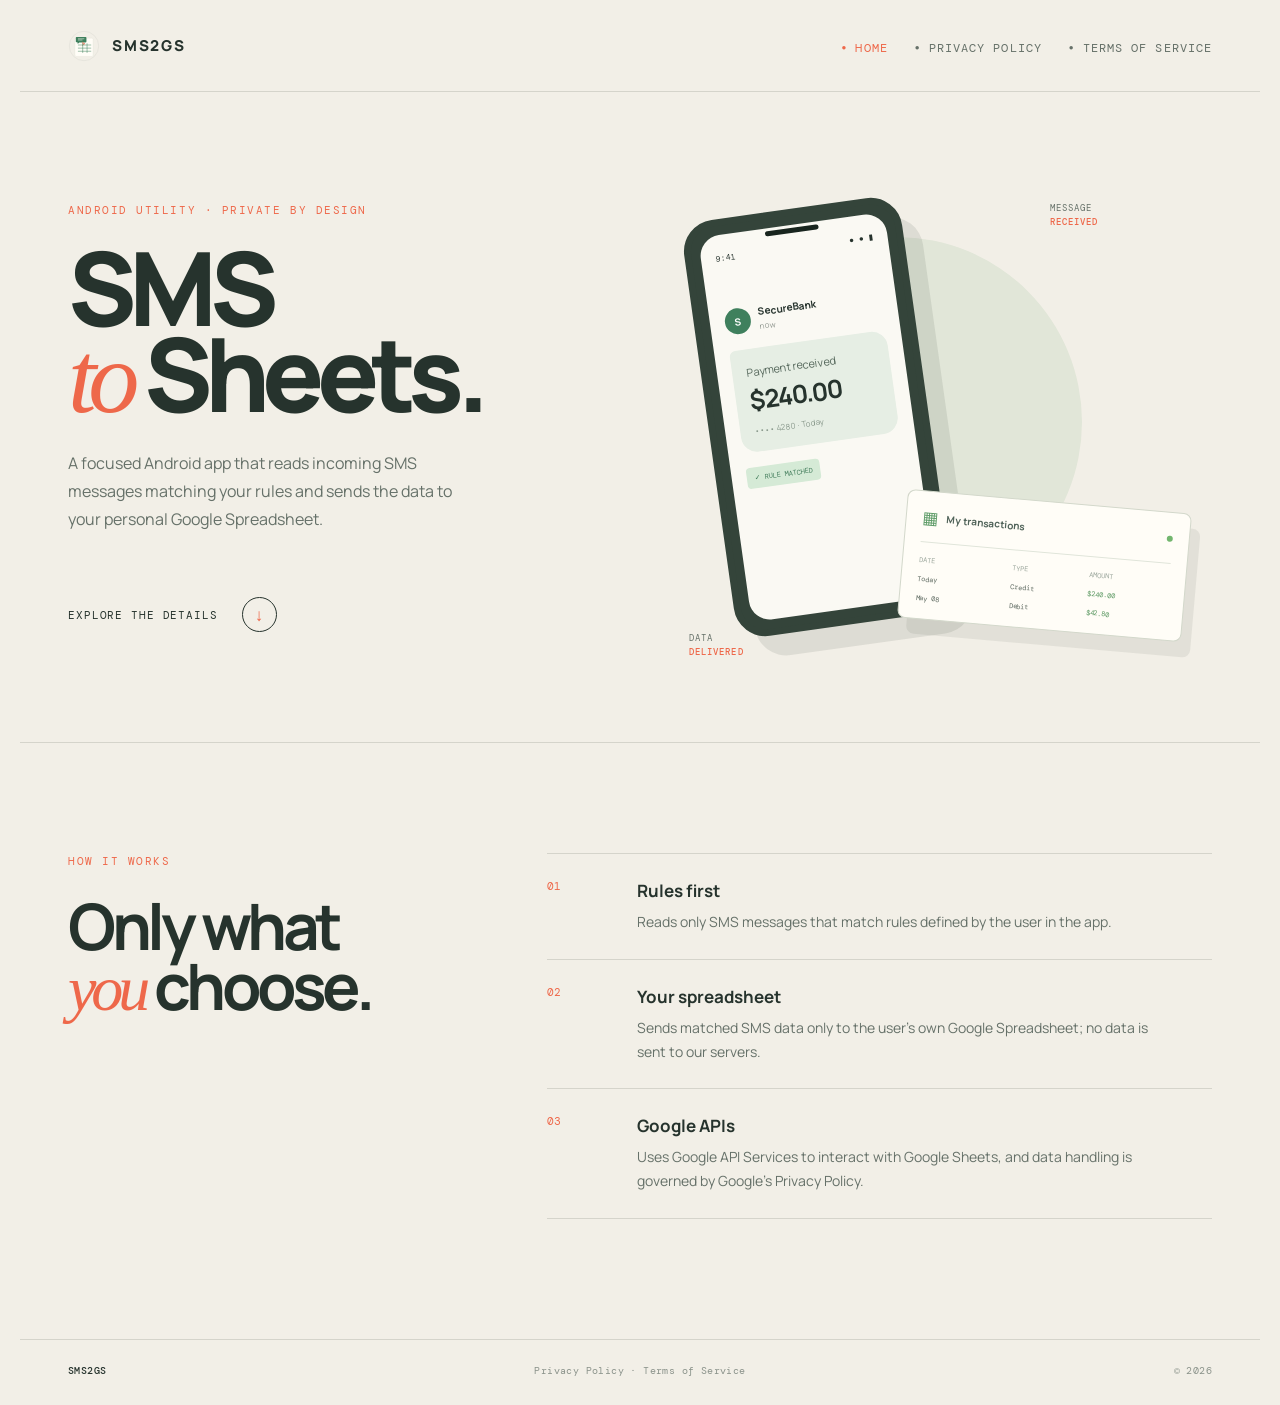
<file: index.html>
<!doctype html>
<html lang="en">
  <head>
    <meta charset="UTF-8" />
    <meta name="viewport" content="width=device-width, initial-scale=1.0" />
    <meta name="description" content="SMS2GS sends selected SMS data to your personal Google Spreadsheet." />
    <link rel="stylesheet" href="style.css" />
    <title>SMS2GS | SMS to Google Sheets</title>
  </head>
  <body>
    <div id="app"></div>
    <script src="main.js"></script>
  </body>
</html>
</file>
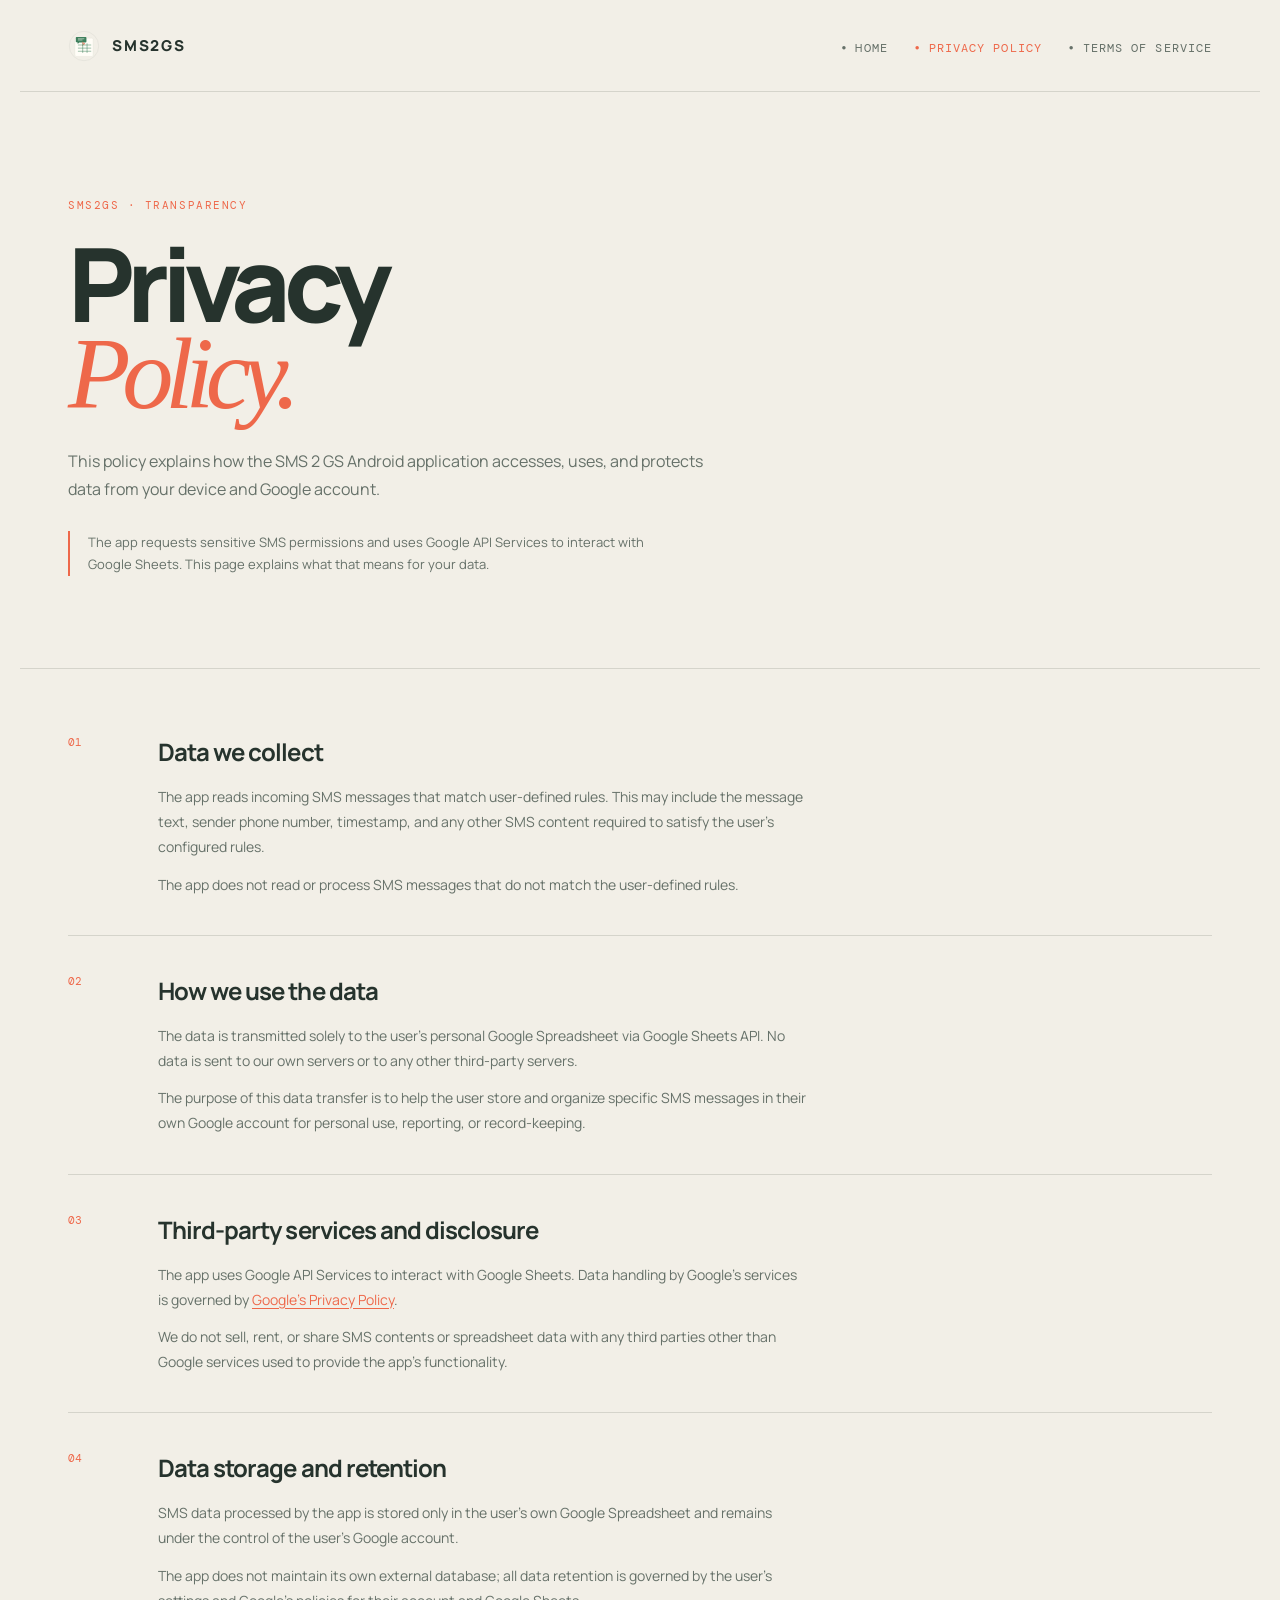
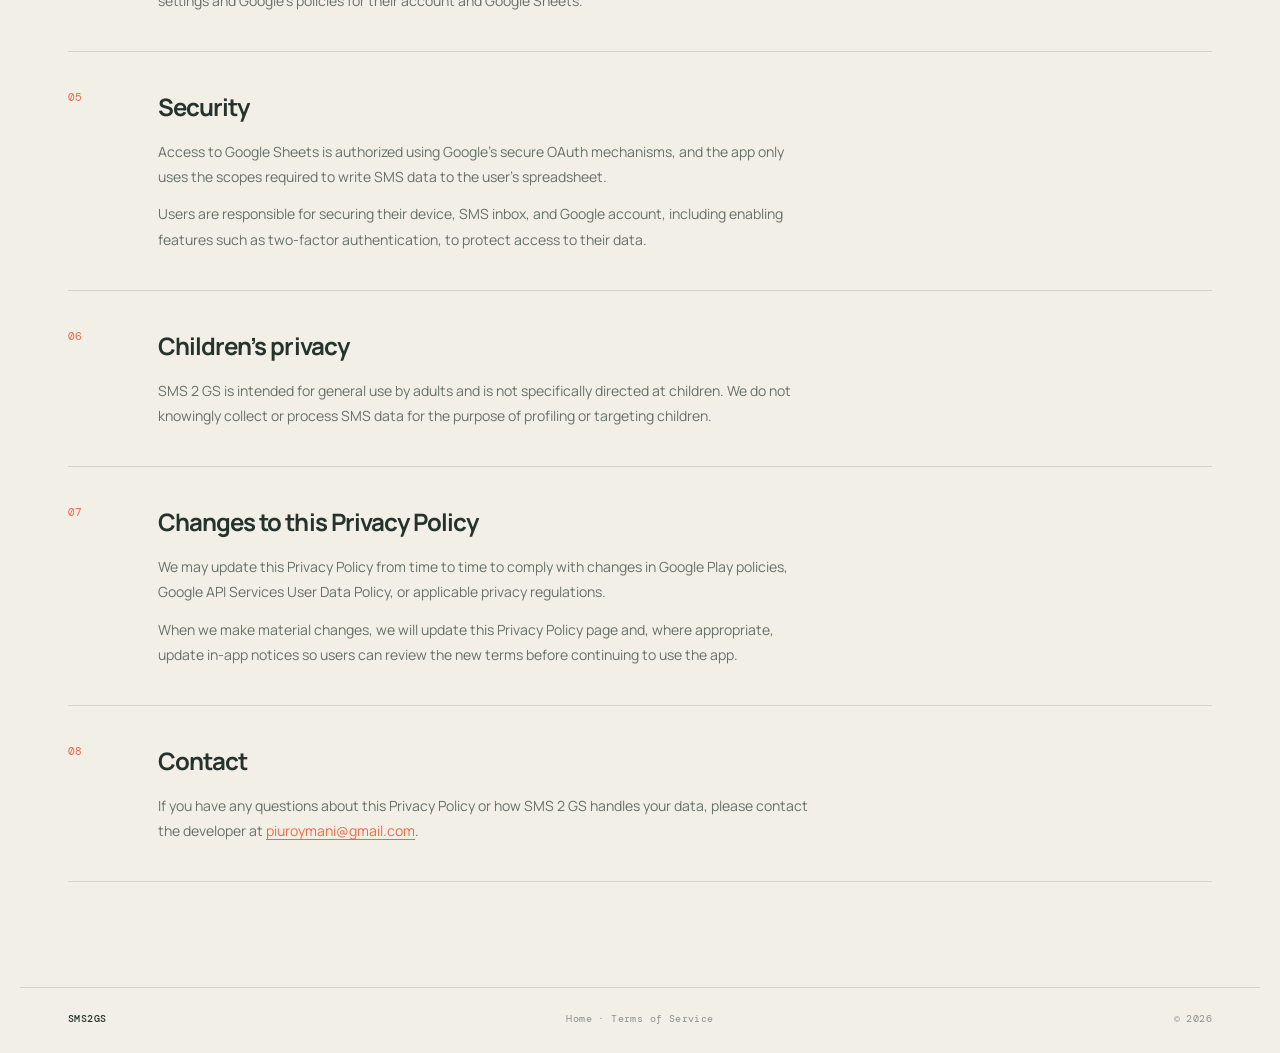
<file: privacy-policy.html>
<!doctype html>
<html lang="en">
  <head>
    <meta charset="UTF-8" />
    <meta name="viewport" content="width=device-width, initial-scale=1.0" />
    <meta name="description" content="SMS2GS Privacy Policy: how the app accesses, uses, and protects SMS and Google Sheets data." />
    <link rel="stylesheet" href="style.css" />
    <title>SMS2GS | Privacy Policy</title>
  </head>
  <body>
    <header class="site-header">
      <a class="brand" href="index.html" aria-label="SMS2GS home">
        <img class="brand-logo" src="ic_app_logo.svg" alt="" aria-hidden="true" />
        <span>SMS2GS</span>
      </a>
      <nav aria-label="Primary navigation">
        <a class="nav-link" href="index.html">Home</a>
        <a class="nav-link active" href="privacy-policy.html">Privacy Policy</a>
        <a class="nav-link" href="terms-of-service.html">Terms of Service</a>
      </nav>
    </header>

    <main>
      <section class="policy-intro section-shell">
        <p class="eyebrow">SMS2GS · transparency</p>
        <h1>Privacy<br /><em>Policy.</em></h1>
        <p class="intro">This policy explains how the SMS 2 GS Android application accesses, uses, and protects data from your device and Google account.</p>
        <p class="policy-note">The app requests sensitive SMS permissions and uses Google API Services to interact with Google Sheets. This page explains what that means for your data.</p>
      </section>

      <section class="policy-content section-shell">
        <article class="policy-section"><span class="principle-number">01</span><div><h2>Data we collect</h2><p>The app reads incoming SMS messages that match user-defined rules. This may include the message text, sender phone number, timestamp, and any other SMS content required to satisfy the user’s configured rules.</p><p>The app does not read or process SMS messages that do not match the user-defined rules.</p></div></article>
        <article class="policy-section"><span class="principle-number">02</span><div><h2>How we use the data</h2><p>The data is transmitted solely to the user’s personal Google Spreadsheet via Google Sheets API. No data is sent to our own servers or to any other third-party servers.</p><p>The purpose of this data transfer is to help the user store and organize specific SMS messages in their own Google account for personal use, reporting, or record-keeping.</p></div></article>
        <article class="policy-section"><span class="principle-number">03</span><div><h2>Third-party services and disclosure</h2><p>The app uses Google API Services to interact with Google Sheets. Data handling by Google’s services is governed by <a href="https://policies.google.com/privacy" target="_blank" rel="noopener">Google’s Privacy Policy</a>.</p><p>We do not sell, rent, or share SMS contents or spreadsheet data with any third parties other than Google services used to provide the app’s functionality.</p></div></article>
        <article class="policy-section"><span class="principle-number">04</span><div><h2>Data storage and retention</h2><p>SMS data processed by the app is stored only in the user’s own Google Spreadsheet and remains under the control of the user’s Google account.</p><p>The app does not maintain its own external database; all data retention is governed by the user’s settings and Google’s policies for their account and Google Sheets.</p></div></article>
        <article class="policy-section"><span class="principle-number">05</span><div><h2>Security</h2><p>Access to Google Sheets is authorized using Google’s secure OAuth mechanisms, and the app only uses the scopes required to write SMS data to the user’s spreadsheet.</p><p>Users are responsible for securing their device, SMS inbox, and Google account, including enabling features such as two-factor authentication, to protect access to their data.</p></div></article>
        <article class="policy-section"><span class="principle-number">06</span><div><h2>Children’s privacy</h2><p>SMS 2 GS is intended for general use by adults and is not specifically directed at children. We do not knowingly collect or process SMS data for the purpose of profiling or targeting children.</p></div></article>
        <article class="policy-section"><span class="principle-number">07</span><div><h2>Changes to this Privacy Policy</h2><p>We may update this Privacy Policy from time to time to comply with changes in Google Play policies, Google API Services User Data Policy, or applicable privacy regulations.</p><p>When we make material changes, we will update this Privacy Policy page and, where appropriate, update in-app notices so users can review the new terms before continuing to use the app.</p></div></article>
        <article class="policy-section"><span class="principle-number">08</span><div><h2>Contact</h2><p>If you have any questions about this Privacy Policy or how SMS 2 GS handles your data, please contact the developer at <a href="mailto:piuroymani@gmail.com">piuroymani@gmail.com</a>.</p></div></article>
      </section>
    </main>

    <footer class="site-footer section-shell"><span>SMS2GS</span><span><a href="index.html">Home</a> · <a href="terms-of-service.html">Terms of Service</a></span><span>© 2026</span></footer>
  </body>
</html>
</file>
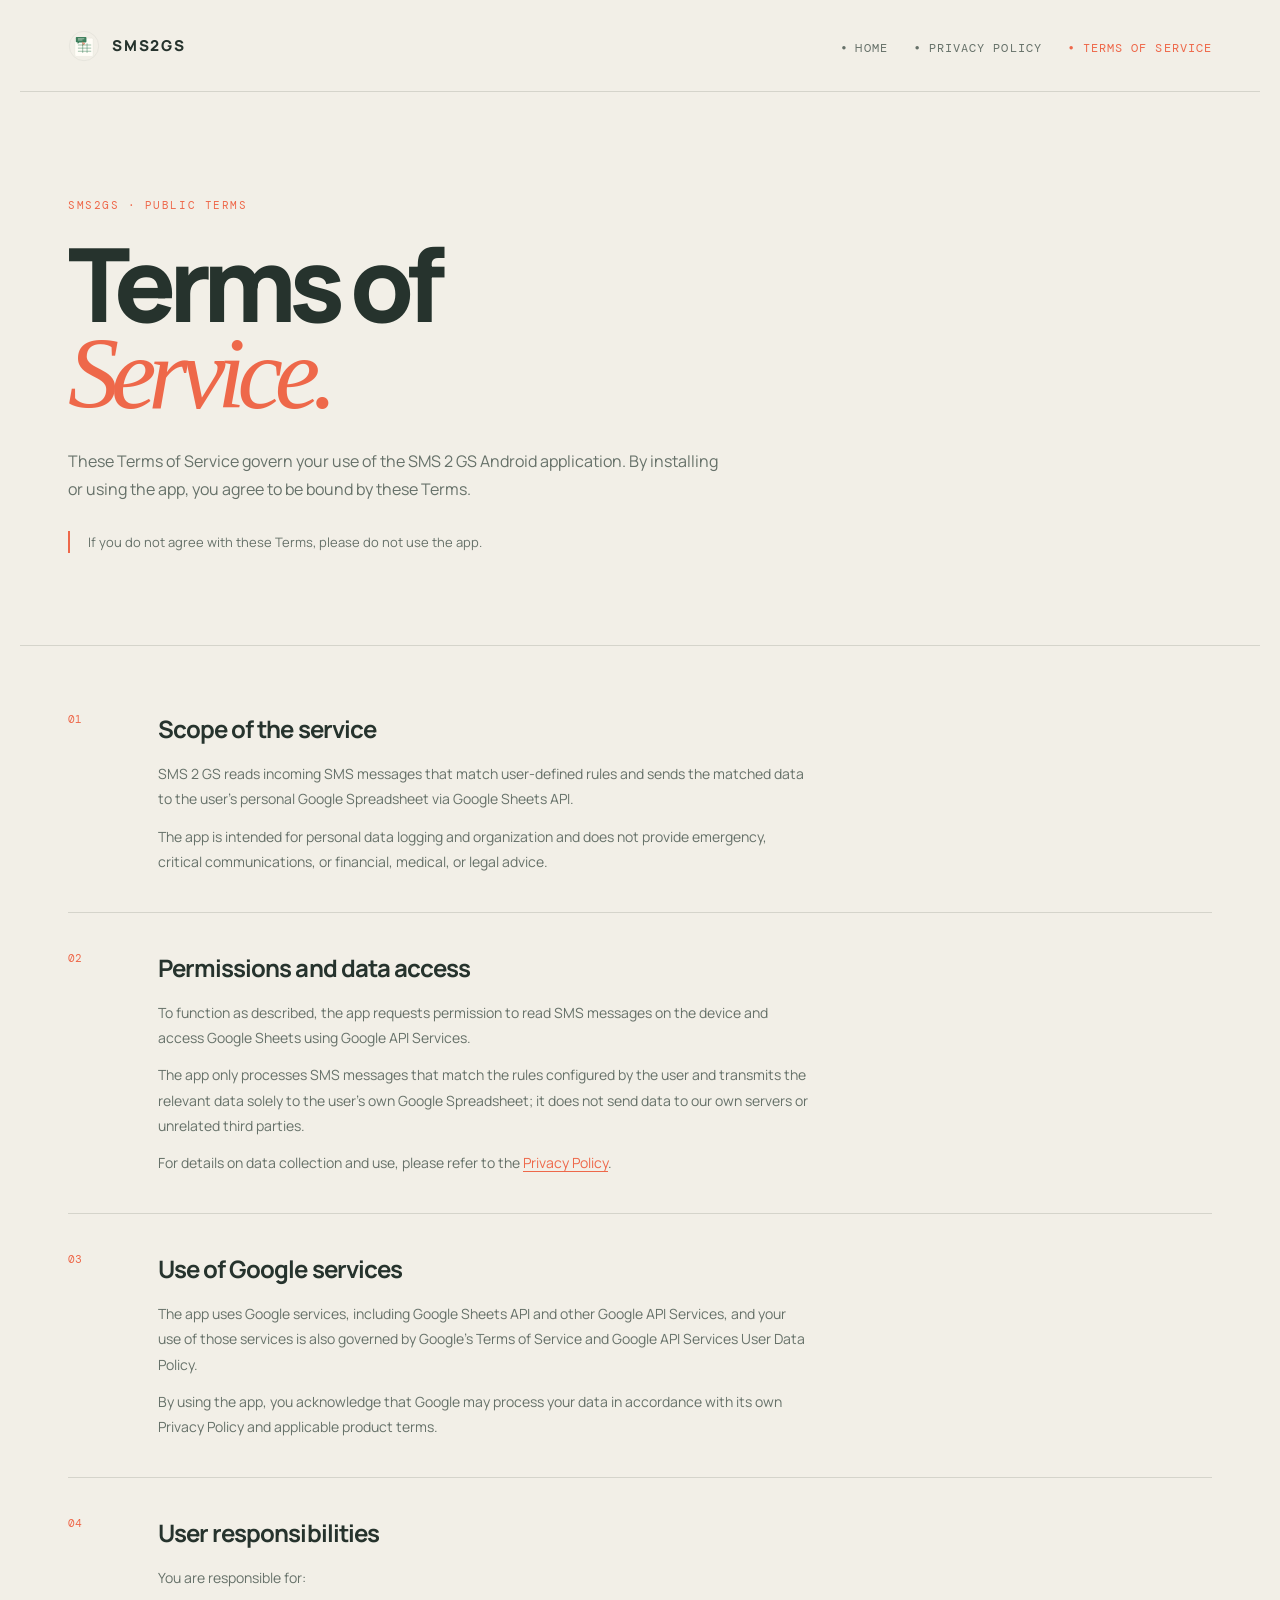
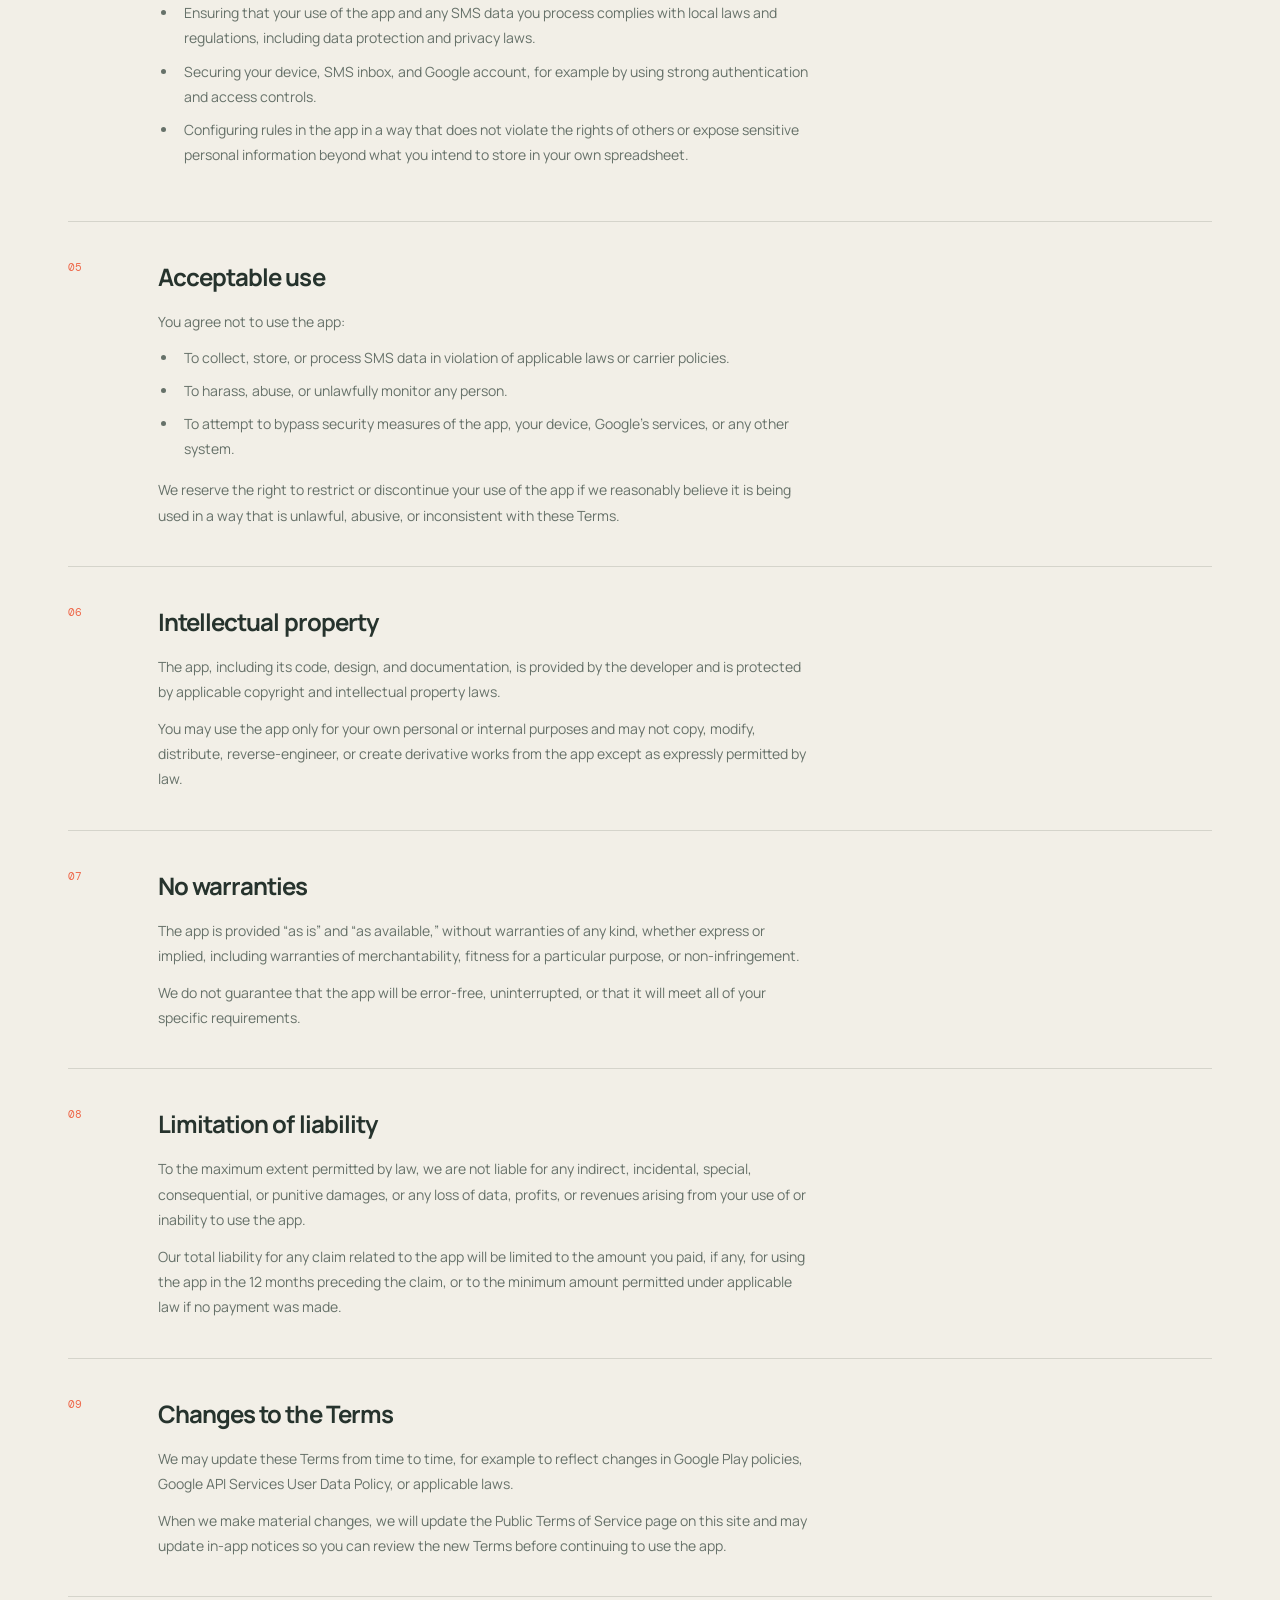
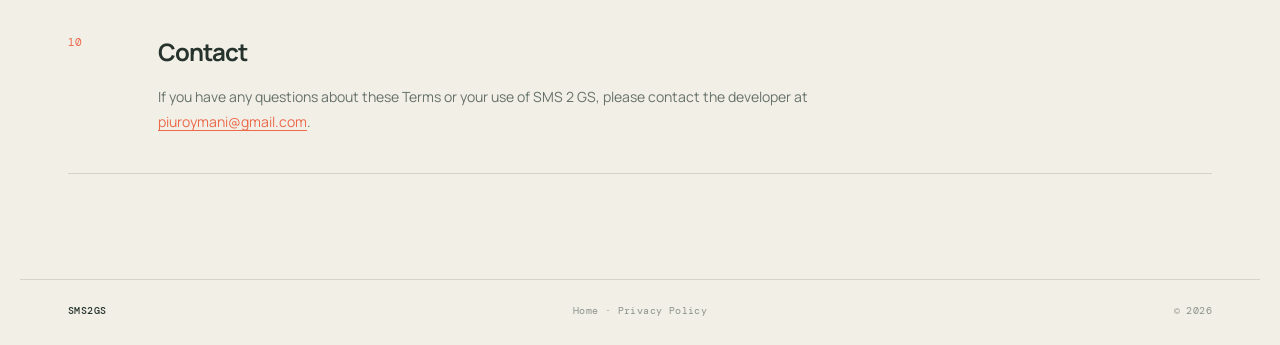
<file: terms-of-service.html>
<!doctype html>
<html lang="en">
  <head>
    <meta charset="UTF-8" />
    <meta name="viewport" content="width=device-width, initial-scale=1.0" />
    <meta name="description" content="SMS2GS Terms of Service." />
    <link rel="stylesheet" href="style.css" />
    <title>SMS2GS | Terms of Service</title>
  </head>
  <body>
    <header class="site-header">
      <a class="brand" href="index.html" aria-label="SMS2GS home">
        <img class="brand-logo" src="ic_app_logo.svg" alt="" aria-hidden="true" />
        <span>SMS2GS</span>
      </a>
      <nav aria-label="Primary navigation">
        <a class="nav-link" href="index.html">Home</a>
        <a class="nav-link" href="privacy-policy.html">Privacy Policy</a>
        <a class="nav-link active" href="terms-of-service.html">Terms of Service</a>
      </nav>
    </header>

    <main>
      <section class="policy-intro section-shell">
        <p class="eyebrow">SMS2GS · public terms</p>
        <h1>Terms of<br /><em>Service.</em></h1>
        <p class="intro">These Terms of Service govern your use of the SMS 2 GS Android application. By installing or using the app, you agree to be bound by these Terms.</p>
        <p class="policy-note">If you do not agree with these Terms, please do not use the app.</p>
      </section>

      <section class="policy-content section-shell">
        <article class="policy-section"><span class="principle-number">01</span><div><h2>Scope of the service</h2><p>SMS 2 GS reads incoming SMS messages that match user-defined rules and sends the matched data to the user’s personal Google Spreadsheet via Google Sheets API.</p><p>The app is intended for personal data logging and organization and does not provide emergency, critical communications, or financial, medical, or legal advice.</p></div></article>
        <article class="policy-section"><span class="principle-number">02</span><div><h2>Permissions and data access</h2><p>To function as described, the app requests permission to read SMS messages on the device and access Google Sheets using Google API Services.</p><p>The app only processes SMS messages that match the rules configured by the user and transmits the relevant data solely to the user’s own Google Spreadsheet; it does not send data to our own servers or unrelated third parties.</p><p>For details on data collection and use, please refer to the <a href="privacy-policy.html">Privacy Policy</a>.</p></div></article>
        <article class="policy-section"><span class="principle-number">03</span><div><h2>Use of Google services</h2><p>The app uses Google services, including Google Sheets API and other Google API Services, and your use of those services is also governed by Google’s Terms of Service and Google API Services User Data Policy.</p><p>By using the app, you acknowledge that Google may process your data in accordance with its own Privacy Policy and applicable product terms.</p></div></article>
        <article class="policy-section"><span class="principle-number">04</span><div><h2>User responsibilities</h2><p>You are responsible for:</p><ul><li>Ensuring that your use of the app and any SMS data you process complies with local laws and regulations, including data protection and privacy laws.</li><li>Securing your device, SMS inbox, and Google account, for example by using strong authentication and access controls.</li><li>Configuring rules in the app in a way that does not violate the rights of others or expose sensitive personal information beyond what you intend to store in your own spreadsheet.</li></ul></div></article>
        <article class="policy-section"><span class="principle-number">05</span><div><h2>Acceptable use</h2><p>You agree not to use the app:</p><ul><li>To collect, store, or process SMS data in violation of applicable laws or carrier policies.</li><li>To harass, abuse, or unlawfully monitor any person.</li><li>To attempt to bypass security measures of the app, your device, Google’s services, or any other system.</li></ul><p>We reserve the right to restrict or discontinue your use of the app if we reasonably believe it is being used in a way that is unlawful, abusive, or inconsistent with these Terms.</p></div></article>
        <article class="policy-section"><span class="principle-number">06</span><div><h2>Intellectual property</h2><p>The app, including its code, design, and documentation, is provided by the developer and is protected by applicable copyright and intellectual property laws.</p><p>You may use the app only for your own personal or internal purposes and may not copy, modify, distribute, reverse-engineer, or create derivative works from the app except as expressly permitted by law.</p></div></article>
        <article class="policy-section"><span class="principle-number">07</span><div><h2>No warranties</h2><p>The app is provided “as is” and “as available,” without warranties of any kind, whether express or implied, including warranties of merchantability, fitness for a particular purpose, or non-infringement.</p><p>We do not guarantee that the app will be error-free, uninterrupted, or that it will meet all of your specific requirements.</p></div></article>
        <article class="policy-section"><span class="principle-number">08</span><div><h2>Limitation of liability</h2><p>To the maximum extent permitted by law, we are not liable for any indirect, incidental, special, consequential, or punitive damages, or any loss of data, profits, or revenues arising from your use of or inability to use the app.</p><p>Our total liability for any claim related to the app will be limited to the amount you paid, if any, for using the app in the 12 months preceding the claim, or to the minimum amount permitted under applicable law if no payment was made.</p></div></article>
        <article class="policy-section"><span class="principle-number">09</span><div><h2>Changes to the Terms</h2><p>We may update these Terms from time to time, for example to reflect changes in Google Play policies, Google API Services User Data Policy, or applicable laws.</p><p>When we make material changes, we will update the Public Terms of Service page on this site and may update in-app notices so you can review the new Terms before continuing to use the app.</p></div></article>
        <article class="policy-section"><span class="principle-number">10</span><div><h2>Contact</h2><p>If you have any questions about these Terms or your use of SMS 2 GS, please contact the developer at <a href="mailto:piuroymani@gmail.com">piuroymani@gmail.com</a>.</p></div></article>
      </section>
    </main>

    <footer class="site-footer section-shell"><span>SMS2GS</span><span><a href="index.html">Home</a> · <a href="privacy-policy.html">Privacy Policy</a></span><span>© 2026</span></footer>
  </body>
</html>
</file>
<file: style.css>
@import url('https://fonts.googleapis.com/css2?family=DM+Mono:wght@400;500&family=Manrope:wght@400;500;600;700;800&display=swap');

:root { font-family: 'Manrope', sans-serif; color: #26332d; background: #f2efe7; font-synthesis: none; --ink: #26332d; --muted: #667169; --paper: #f2efe7; --line: #d5d4cb; --accent: #ee684a; --green: #3f805d; }
.policy-intro { padding-top: 105px; padding-bottom: 92px; border-bottom: 1px solid var(--line); }
.policy-intro h1 { margin-bottom: 30px; }
.policy-intro .intro { max-width: 650px; }
.policy-note { max-width: 620px; margin: 28px 0 0; padding-left: 18px; border-left: 2px solid var(--accent); color: var(--muted); font-size: 13px; line-height: 1.75; }
.policy-content { padding-top: 28px; padding-bottom: 105px; }
.policy-section { display: grid; grid-template-columns: 72px minmax(0, 650px); gap: 18px; padding: 38px 0; border-bottom: 1px solid var(--line); }
.policy-section h2 { margin: 0 0 16px; font-size: 24px; letter-spacing: -.04em; }
.policy-section p { margin-bottom: 12px; color: var(--muted); font-size: 14px; line-height: 1.8; }
.policy-section ul { margin: -2px 0 16px; padding-left: 20px; color: var(--muted); font-size: 14px; line-height: 1.8; }
.policy-section li { padding-left: 6px; margin-bottom: 8px; }
.policy-section p:last-child { margin-bottom: 0; }
.policy-section a { color: var(--accent); text-decoration: underline; text-underline-offset: 3px; }
* { box-sizing: border-box; }
html { scroll-behavior: smooth; }
body { margin: 0; background: var(--paper); }
a { color: inherit; text-decoration: none; }
.site-header { max-width: 1240px; height: 92px; margin: 0 auto; padding: 0 48px; display: flex; justify-content: space-between; align-items: center; border-bottom: 1px solid var(--line); }
.brand { display: flex; gap: 12px; align-items: center; font-size: 15px; font-weight: 800; letter-spacing: .12em; }
.brand-logo { display: block; width: 32px; height: 32px; flex: 0 0 32px; }
.nav-link { color: var(--muted); font-family: 'DM Mono', monospace; font-size: 12px; text-transform: uppercase; letter-spacing: .09em; }
.nav-link + .nav-link { margin-left: 24px; }
.nav-link.active, .nav-link:hover { color: var(--accent); }
.nav-link::before { content: '●'; margin-right: 8px; font-size: 8px; vertical-align: 2px; }
.section-shell { max-width: 1240px; margin: 0 auto; padding-left: 48px; padding-right: 48px; }
.hero { min-height: 650px; display: grid; grid-template-columns: .85fr 1.15fr; gap: 48px; align-items: center; overflow: hidden; }
.eyebrow { margin: 0 0 26px; color: var(--accent); font-family: 'DM Mono', monospace; font-size: 11px; letter-spacing: .14em; line-height: 1.5; text-transform: uppercase; }
h1, h2, h3, p { margin-top: 0; }
h1 { margin-bottom: 28px; color: var(--ink); font-size: clamp(64px, 8vw, 112px); font-weight: 800; letter-spacing: -.075em; line-height: .84; }
h1 em, h2 em { color: var(--accent); font-family: Georgia, serif; font-weight: 400; letter-spacing: -.08em; }
.intro { max-width: 390px; color: var(--muted); font-size: 16px; line-height: 1.75; }
.scroll-cue { display: inline-flex; gap: 24px; align-items: center; margin-top: 48px; color: var(--ink); font-family: 'DM Mono', monospace; font-size: 11px; text-transform: uppercase; letter-spacing: .08em; }
.arrow { display: grid; place-items: center; width: 35px; height: 35px; border: 1px solid var(--ink); border-radius: 50%; color: var(--accent); font-size: 17px; transition: transform .2s; }
.scroll-cue:hover .arrow { transform: translateY(4px); }
.hero-art { position: relative; min-height: 540px; }
.hero-art::before { content: ''; position: absolute; width: 370px; height: 370px; top: 90px; left: 50%; transform: translateX(-50%); background: #e1e6d8; border-radius: 50%; }
.phone { position: absolute; z-index: 2; top: 60px; left: 20%; width: 220px; height: 420px; padding: 9px; border: 7px solid #34443a; border-radius: 32px; background: #34443a; box-shadow: 18px 22px 0 rgba(38,51,45,.1); transform: rotate(-8deg); }
.phone-screen { height: 100%; padding: 18px 15px; overflow: hidden; border-radius: 21px; background: #faf9f3; }
.phone-speaker { position: absolute; top: 12px; left: 50%; z-index: 4; width: 54px; height: 5px; border-radius: 5px; background: #18251e; transform: translateX(-50%); }
.status-row { display: flex; justify-content: space-between; margin-bottom: 46px; font-family: 'DM Mono', monospace; font-size: 8px; }
.message-meta { display: flex; gap: 8px; align-items: center; font-size: 10px; }.message-meta small { display: block; margin-top: 2px; color: #90978f; font-size: 8px; }.avatar { display: grid; place-items: center; width: 26px; height: 26px; border-radius: 50%; color: #fff; background: var(--green); font-weight: 700; }
.message-bubble { margin-top: 16px; padding: 14px; border-radius: 6px 16px 16px 16px; background: #e6eee4; color: #56685c; font-size: 11px; line-height: 1.6; }.message-bubble strong { color: var(--ink); font-size: 25px; letter-spacing: -.06em; }.message-bubble small { color: #87978a; font-size: 8px; }.rule-chip { display: inline-block; margin-top: 15px; padding: 6px 8px; border-radius: 4px; color: #427d5b; background: #d5ead6; font-family: 'DM Mono', monospace; font-size: 7px; text-transform: uppercase; }
.sheet-card { position: absolute; z-index: 3; right: 4%; bottom: 57px; width: 285px; padding: 14px 16px 16px; border: 1px solid #d3d8cb; border-radius: 8px; background: #fffdf7; box-shadow: 10px 15px 0 rgba(38,51,45,.08); transform: rotate(5deg); }.sheet-top { display: flex; gap: 8px; align-items: center; padding-bottom: 13px; border-bottom: 1px solid #e0e5da; color: #506359; font-size: 10px; font-weight: 700; }.sheet-icon { color: #5d9b67; font-size: 17px; }.live-dot { width: 6px; height: 6px; margin-left: auto; border-radius: 50%; background: #72b66e; }.sheet-grid { display: grid; grid-template-columns: 1.1fr .9fr 1fr; gap: 10px 5px; padding-top: 13px; font-family: 'DM Mono', monospace; font-size: 7px; }.sheet-grid span { color: #9ca79d; }.sheet-grid b { color: #5c685f; font-weight: 400; }.sheet-grid b:nth-child(6), .sheet-grid b:nth-child(9) { color: #5b9862; }
.connector { position: absolute; z-index: 1; top: 234px; left: 43%; display: flex; gap: 8px; transform: rotate(13deg); }.connector span { width: 6px; height: 6px; border-radius: 50%; background: var(--accent); }.art-label { position: absolute; z-index: 4; color: var(--muted); font-family: 'DM Mono', monospace; font-size: 9px; line-height: 1.5; letter-spacing: .12em; }.art-label strong { color: var(--accent); font-weight: 500; }.label-top { top: 55px; right: 18%; }.label-bottom { bottom: 28px; left: 17%; }
.principles { display: grid; grid-template-columns: .75fr 1.25fr; gap: 80px; padding-top: 110px; padding-bottom: 120px; border-top: 1px solid var(--line); }.section-heading h2 { margin: 0; font-size: clamp(42px, 5vw, 66px); line-height: .94; letter-spacing: -.07em; }.principle-list { border-top: 1px solid var(--line); }.principle { display: grid; grid-template-columns: 72px 1fr; gap: 18px; padding: 25px 0; border-bottom: 1px solid var(--line); }.principle-number { color: var(--accent); font-family: 'DM Mono', monospace; font-size: 11px; }.principle h3 { margin-bottom: 8px; font-size: 17px; }.principle p { max-width: 530px; margin: 0; color: var(--muted); font-size: 14px; line-height: 1.7; }.site-footer { display: flex; justify-content: space-between; padding-top: 24px; padding-bottom: 28px; border-top: 1px solid var(--line); color: #8b938b; font-family: 'DM Mono', monospace; font-size: 10px; letter-spacing: .04em; }.site-footer span:first-child { color: var(--ink); font-weight: 500; }
@media (max-width: 760px) { .site-header { height: 74px; padding: 0 22px; }.section-shell { padding-left: 22px; padding-right: 22px; }.hero { display: block; padding-top: 78px; }.intro { font-size: 15px; }.scroll-cue { margin-top: 32px; }.hero-art { min-height: 480px; margin-top: 38px; }.hero-art::before { width: 285px; height: 285px; top: 80px; }.phone { left: 4%; width: 180px; height: 345px; }.sheet-card { right: -8%; bottom: 34px; width: 250px; }.label-top { top: 33px; right: 0; }.label-bottom { bottom: 12px; left: 3%; }.connector { top: 205px; left: 43%; }.principles { display: block; padding-top: 72px; padding-bottom: 80px; }.section-heading { margin-bottom: 50px; }.site-footer { display: grid; gap: 10px; }.site-footer span:last-child { display: none; } }
</file>
